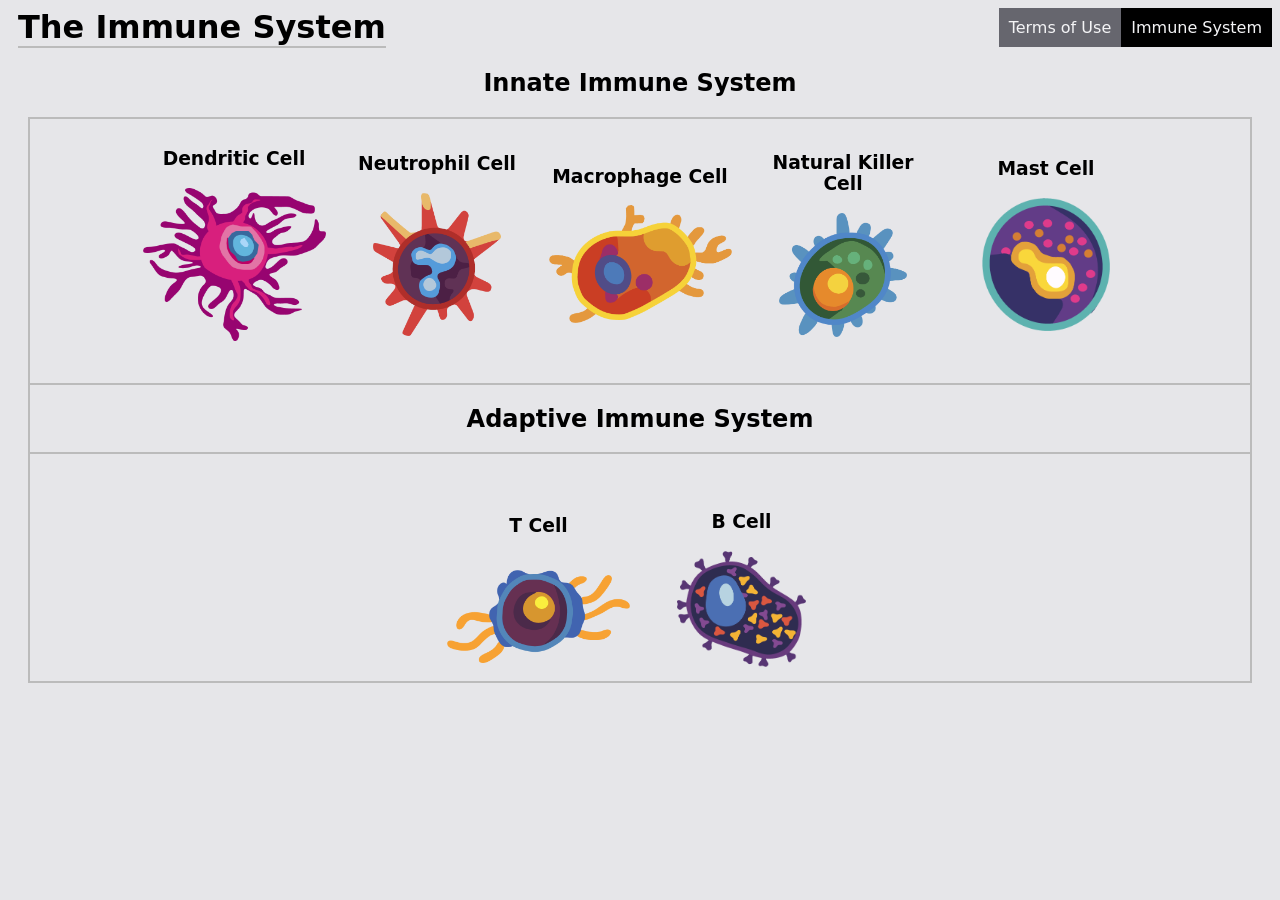
<file: site/index.html>
<!DOCTYPE html>
<html lang="en">
<head>
    
    <meta charset="UTF-8">
    <meta name="viewport" content="width=device-width, initial-scale=1.0">
    <title>The Immune System</title>
    <link rel="stylesheet" href="style.css">
    <link rel="icon" type="image/png" href="assets/neutrophil.png">

    <link rel="preload" href="assets/b.png" as="image" type="image/png"/>
    <link rel="preload" href="assets/dendritic.png" as="image" type="image/png"/>
    <link rel="preload" href="assets/macrophage.png" as="image" type="image/png"/>
    <link rel="preload" href="assets/mast.png" as="image" type="image/png"/>
    <link rel="preload" href="assets/naturalkiller.png" as="image" type="image/png"/>
    <link rel="preload" href="assets/neutrophil.png" as="image" type="image/png"/>
    <link rel="preload" href="assets/t.png" as="image" type="image/png"/>

</head>
<body>
    <div id="sidebar" class="sidebar" style="display: none">
        <h3 id="sidebar-title"></h3>
        <p id="sidebar-description"></p>
    </div>
    <h1 class="title" style="border-bottom: 2px solid #BBB">The Immune System</h1>

    <div class="topnav">
        <a class="active" href="index.html">Immune System</a> 
        <a href="terms.html">Terms of Use</a>
    </div>

    <h2 style="text-align: center; clear: both;">Innate Immune System</h2>

    <div class="immune-box">
        <div class="immune-item">
            <h3>Dendritic Cell</h3>
            <img class="hover-zoom" src="assets/dendritic.png" alt="dendritic cell vector drawing" onclick="zoom(this)">
        </div>
        <div class="immune-item">
            <h3>Neutrophil Cell</h3>
            <img class="hover-zoom" style="width: 70%" src="assets/neutrophil.png" alt="neutrophil cell vector drawing" onclick="zoom(this)"> 
        </div>
        <div class="immune-item">
            <h3>Macrophage Cell</h3>
            <img class="hover-zoom" src="assets/macrophage.png" alt="macrophage cell vector drawing" onclick="zoom(this)">
        </div>
        <div class="immune-item">
            <h3>Natural Killer Cell</h3>
            <img class="hover-zoom" style="width:70%" src="assets/naturalkiller.png" alt="natural killer cell vector drawing" onclick="zoom(this)">
        </div>
        <div class="immune-item">
            <h3>Mast Cell</h3>
            <img class="hover-zoom" style="width:70%" src="assets/mast.png" alt="mast cell vector drawing" onclick="zoom(this)">
        </div>
        <div class="section-break">
            <hr style="text-align: center; border: 1px solid #bbb;">
            <h2 style="text-align: center;">Adaptive Immune System</h2>
            <hr style="text-align: center; border: 1px solid #bbb;">
        </div>
        <div class="immune-item">
            <h3>T Cell</h3>
            <img class="hover-zoom" style="margin-top: 15px;" src="assets/t.png" alt="T cell vector drawing" onclick="zoom(this)">
        </div>
        <div class="immune-item">
            <h3>B Cell</h3>
            <img class="hover-zoom" style="width: 70%;" src="assets/b.png" alt="B cell vector drawing" onclick="zoom(this)">
        </div>
    </div>
    <!-- keep script at the bottom-->
    <script src="script.js"></script>
</body>
</html>
</file>
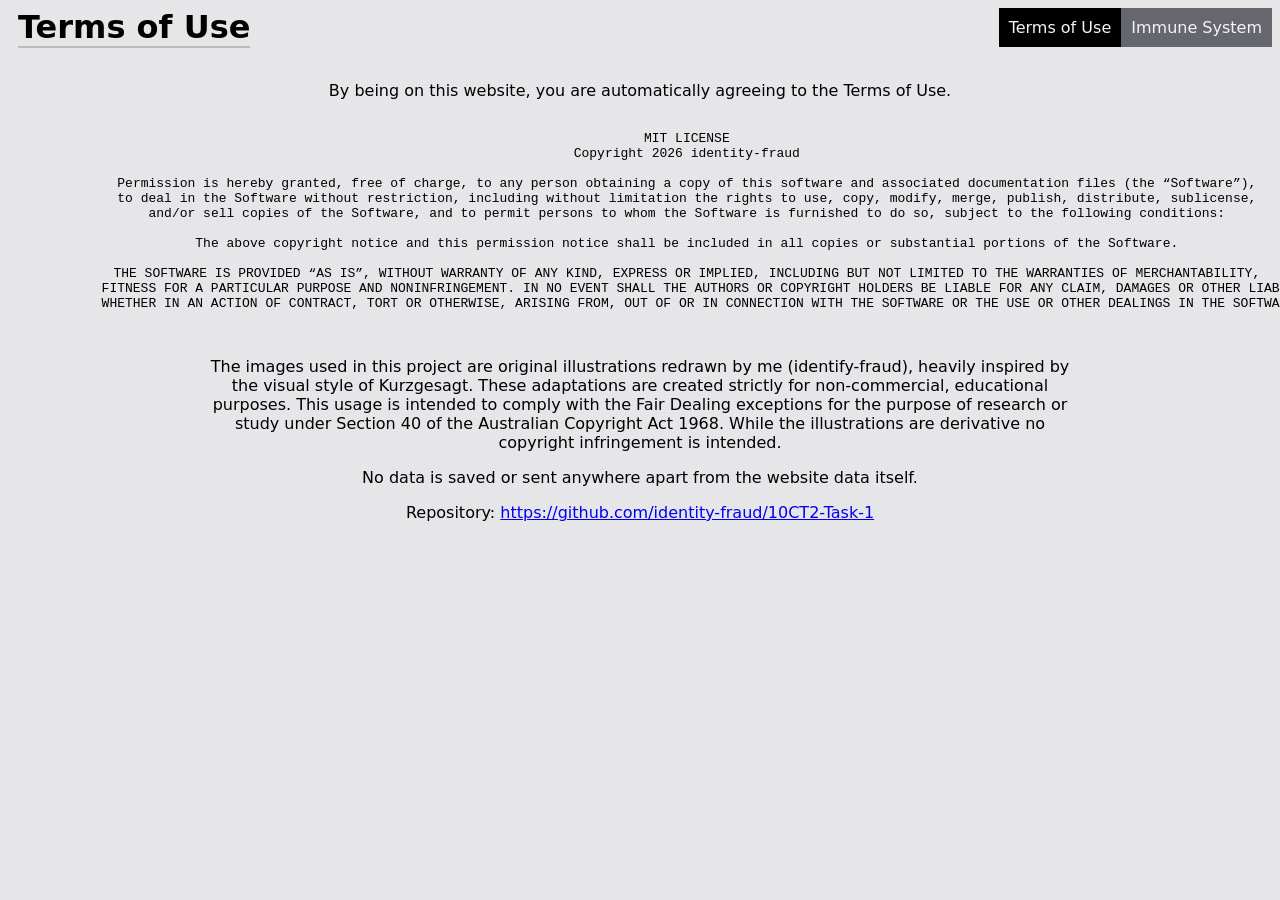
<file: site/terms.html>
<!DOCTYPE html>
<html lang="en">
<head>
    
    <meta charset="UTF-8">
    <meta name="viewport" content="width=device-width, initial-scale=1.0">
    <title>The Immune System</title>
    <link rel="stylesheet" href="style.css">
    <link rel="icon" type="image/png" href="assets/neutrophil.png">

</head>
<body>

    <div class="topnav">
        <a href="index.html">Immune System</a> 
        <a class="active" href="terms.html">Terms of Use</a>
        
    </div>
    <h1 class="title" style="border-bottom: 2px solid #BBB">Terms of Use</h1>
    <br>
    <br>
    <br>
    <p style="text-align: center">By being on this website, you are automatically agreeing to the Terms of Use.</p>
    <pre style="text-align: center;">
        <code>
            MIT LICENSE
            Copyright 2026 identity-fraud

            Permission is hereby granted, free of charge, to any person obtaining a copy of this software and associated documentation files (the “Software”),
            to deal in the Software without restriction, including without limitation the rights to use, copy, modify, merge, publish, distribute, sublicense,
            and/or sell copies of the Software, and to permit persons to whom the Software is furnished to do so, subject to the following conditions:

            The above copyright notice and this permission notice shall be included in all copies or substantial portions of the Software.

            THE SOFTWARE IS PROVIDED “AS IS”, WITHOUT WARRANTY OF ANY KIND, EXPRESS OR IMPLIED, INCLUDING BUT NOT LIMITED TO THE WARRANTIES OF MERCHANTABILITY,
            FITNESS FOR A PARTICULAR PURPOSE AND NONINFRINGEMENT. IN NO EVENT SHALL THE AUTHORS OR COPYRIGHT HOLDERS BE LIABLE FOR ANY CLAIM, DAMAGES OR OTHER LIABILITY,
            WHETHER IN AN ACTION OF CONTRACT, TORT OR OTHERWISE, ARISING FROM, OUT OF OR IN CONNECTION WITH THE SOFTWARE OR THE USE OR OTHER DEALINGS IN THE SOFTWARE.
        </code>
    </pre>
    <p style="text-align: center; clear: both; padding-left: 200px; padding-right: 200px;">The images used in this project are original illustrations redrawn by me (identify-fraud), heavily inspired by the visual style of Kurzgesagt. These adaptations are created strictly for non-commercial, educational purposes. This usage is intended to comply with the Fair Dealing exceptions for the purpose of research or study under Section 40 of the Australian Copyright Act 1968. While the illustrations are derivative no copyright infringement is intended.</p>
    <p style="text-align: center; clear: both;">No data is saved or sent anywhere apart from the website data itself.</a></p>
    <p style="text-align: center; clear: both;">Repository: <a href="https://github.com/identity-fraud/10CT2-Task-1">https://github.com/identity-fraud/10CT2-Task-1</a></p>
</body>
</html>
</file>
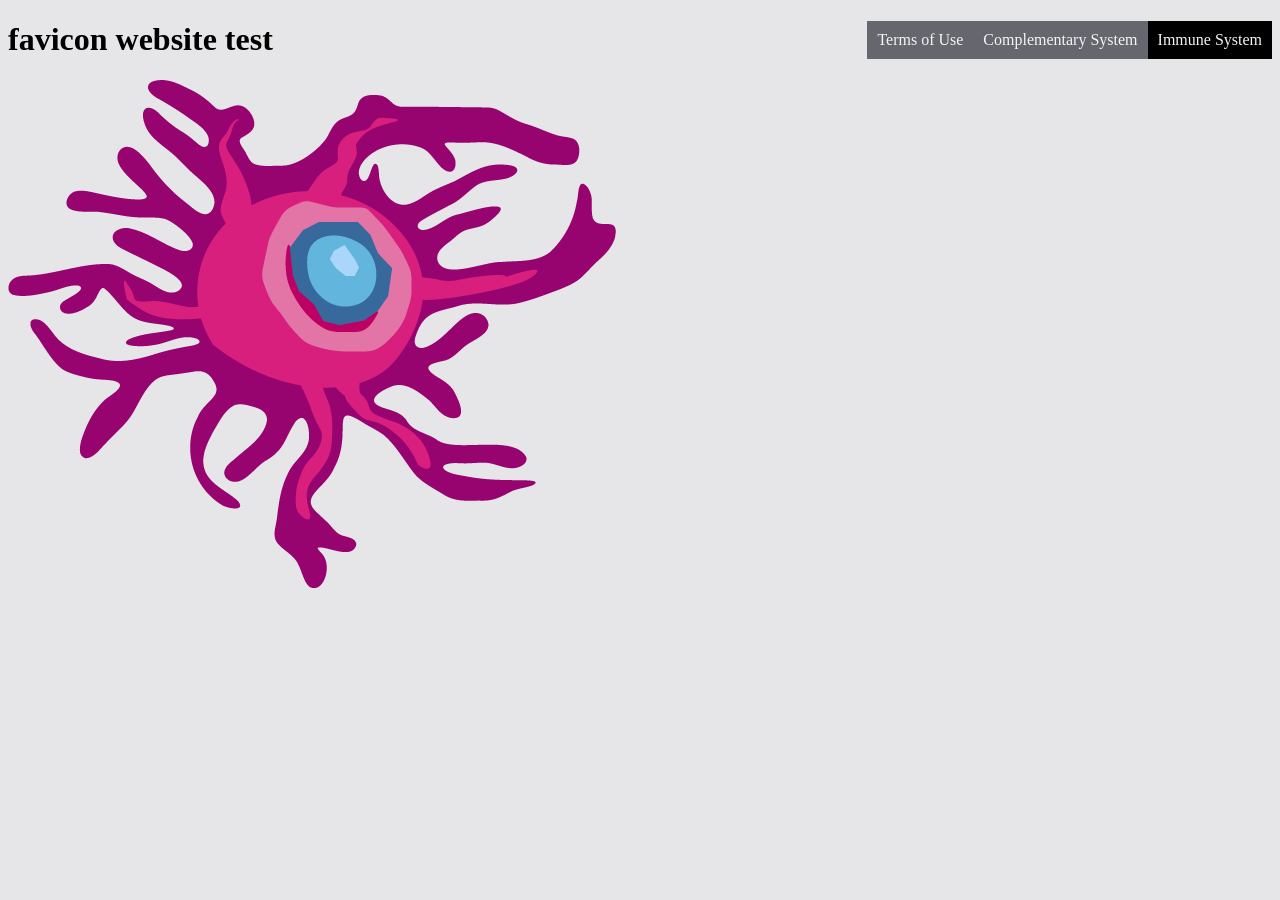
<file: prototypes/prototypes-1/prototype-1.html>
<!DOCTYPE html>
<html lang="en">
<head>
    
    <meta charset="UTF-8">
    <meta name="viewport" content="width=device-width, initial-scale=1.0">
    <title>title test</title>
    <link rel="stylesheet" href="prototype-1-styles.css">
    <link rel="icon" type="image/png" href="./sites/assets/neutrophil.png">
</head>
<body>
    <div class="topnav">
        <a class="active" href="index.html">Immune System</a> 
        <a href="complementary.html">Complementary System</a>
        <a href="terms.html">Terms of Use</a>
    </div>
    <div class="cellinfo" id="dendritic">
        <h2>Dendritic Cell</h2>
        <p>A dendritic cell (DC) is an antigen-presenting cell (also known as an accessory cell) of the mammalian immune system</p>
    </div>
    <!--add topnavs for complementary system and dropdown for different background or scenarios for the cells-->
    <h1>favicon website test</h1>
    <img src="\site\assets\dendritic.png" alt="dentritic cell png" onclick="dentritic()">
    <!-- keep script at the bottom-->
    <script src="prototype-1-script.js"></script>
</body>
</html>
</file>
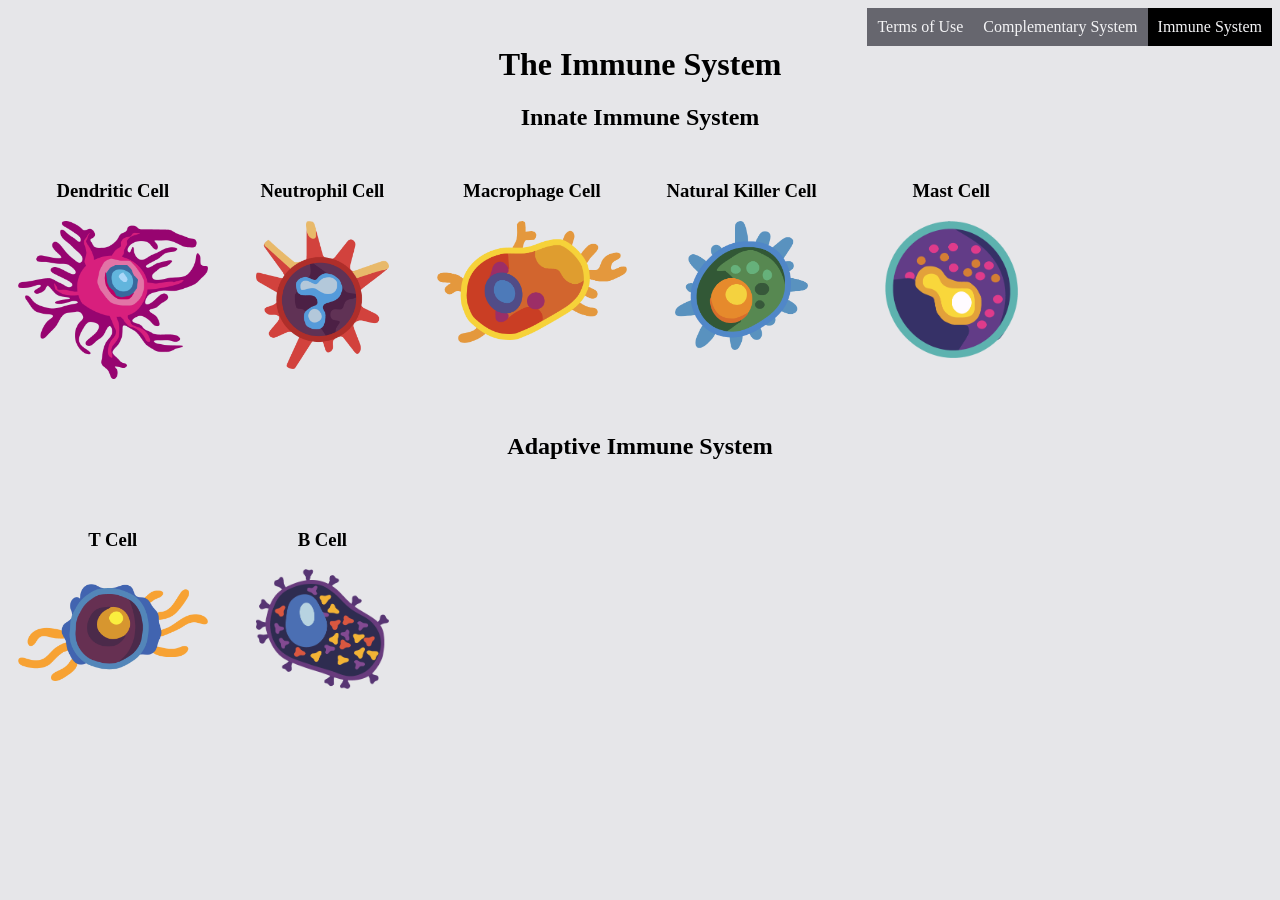
<file: prototypes/prototypes-2/prototype-2.html>
<!DOCTYPE html>
<html lang="en">
<head>
    
    <meta charset="UTF-8">
    <meta name="viewport" content="width=device-width, initial-scale=1.0">
    <title>The Immune System</title>
    <link rel="stylesheet" href="prototype-2-styles.css">
    <link rel="icon" type="image/png" href="/sites/assets/neutrophil.png">

</head>
<body>

    <div class="topnav">
        <a class="active" href="index.html">Immune System</a> 
        <a href="complementary.html">Complementary System</a>
        <a href="terms.html">Terms of Use</a>
    </div>

    <h1 style="text-align: center; clear: both;">The Immune System</h2>
    <h2 style="text-align: center">Innate Immune System</h2>

    <div class="immune-box">
        <div class="immune-item">
            <h3>Dendritic Cell</h3>
            <img src="/site/assets/dendritic.png" alt="dendritic cell vector drawing" onclick="dentritic()">
        </div>
        <div class="immune-item">
            <h3>Neutrophil Cell</h3>
            <img style="width: 70%" src="/site/assets/neutrophil.png" alt="neutrophil cell vector drawing"> <!-- todo: make universal scripts and seperate by adaptive and normal immune system-->
        </div>
        <div class="immune-item">
            <h3>Macrophage Cell</h3>
            <img src="/site/assets/macrophage.png" alt="macrophil cell vector drawing">
        </div>
        <div class="immune-item">
            <h3>Natural Killer Cell</h3>
            <img style="width:70%" src="/site/assets/naturalkiller.png" alt="Natural killer cell vector drawing">
        </div>
        <div class="immune-item">
            <h3>Mast Cell</h3>
            <img style="width:70%" src="/site/assets/mast.png" alt="Mast cell vector drawing">
        </div>
        <div class="section-break">
            <h2 style="all: revert; text-align: center; display: block;">Adaptive Immune System</h2>
        </div>
        <div class="immune-item">
            <h3>T Cell</h3>
            <img style="margin-top: 15px" src="/site/assets/t.png" alt="T cell vector drawing">
        </div>
        <div class="immune-item">
            <h3>B Cell</h3>
            <img style="width:70%" src="/site/assets/b.png" alt="B cell vector drawing">
        </div>
    </div>
    <!-- keep script at the bottom-->
    <script src="prototype-2-script.js"></script>
</body>
</html>
</file>
<file: site/style.css>
body {
    background-color: #E6E6E9;
        font-family: system-ui, -apple-system, BlinkMacSystemFont, 'Segoe UI', Roboto, Oxygen, Ubuntu, Cantarell, 'Open Sans', 'Helvetica Neue', sans-serif;
}

img {
    user-select: none;  
}

.title {
    float: left;
    margin-left: 10px;
    margin-top: 0px;
}

.topnav a {
    position: relative;
    background-color: #66666E;
    color: #F4F4F6;
    padding: 10px;
    float: right;
    text-decoration: none;
    z-index: 1000
}

.topnav a.active {
    background-color: #000;
}

.immune-box {
    display: flex;
    flex-wrap: wrap;
    justify-content: center;
    align-items: center;
    border-style: solid;
    border-width: 2px;
    border-color: #bbb;
    margin-left: 20px;
    margin-right: 20px;
}

.immune-item {
    text-align: center;
    width: 15%;
    margin: 10px;
}

.immune-item img {
    max-width: 100%;
    height: auto;
    z-index: 1;
}

.hover-zoom {
    position: relative;
    transform: translate(0, 0) scale(1);
    transition: transform 0.3s ease, box-shadow 0.3s ease;
    cursor: pointer;
}

.hover-zoom:hover {
    transform: scale(1.08);
}

.immune-item:has(.is-fullscreen) {
    z-index: 998;
}

.hover-zoom.is-fullscreen {
    z-index: 999;   
    margin: 0;
}

.section-break {
    flex-basis: 100%;
    width: 100%;
    margin: 20px 0; 
}

.immune-item {
    transition: filter 0.7s ease, opacity 0.7s ease;
}

.is-fullscreen {
    backdrop-filter: blur(5px);
    border-style: solid;
    border-width: 1px;
    border-color: #bbb;
}

.sidebar {
    position: absolute;
    top: 50px;
    right: 20px;
    padding: 10px;
    margin: 0px;
    font-size: 24px;
    max-width: 40%; 
    border-style: solid;
    border-width: 2px;
    border-color: #bbb;
    background-color: #F4F4F6;
    z-index: 1001;
    backdrop-filter: blur(5px);
}

.sidebar h3 {
    margin: 0;
}

.sidebar p {
    margin: 10px 0 0 0;
}

/* Color palette: 
    Black: #000000
    Dim Grey: #66666E
    Rosy Granite: #9999A1
    Alabaster Grey: #E6E6E9
    Platinum: #F4F4F6
*/
</file>
<file: prototypes/prototypes-1/prototype-1-styles.css>
body {
    background-color: #E6E6E9;
}

.topnav a {
    background-color: #66666E;
    color: #F4F4F6;
    padding: 10px;
    float: right;
    text-decoration: none;
}

.topnav a.active {
    background-color: #000;
}

.cellinfo {
    display: none;
    float: right;
    margin-top: 100px;
    border-style: solid;
    overflow: auto;
}

/* Color palette: 
    Black: #000000
    Dim Grey: #66666E
    Rosy Granite: #9999A1
    Alabaster Grey: #E6E6E9
    Platinum: #F4F4F6
*/
</file>
<file: prototypes/prototypes-2/prototype-2-styles.css>
body {
    background-color: #E6E6E9;
}

.topnav a {
    background-color: #66666E;
    color: #F4F4F6;
    padding: 10px;
    float: right;
    text-decoration: none;
}

.topnav a.active {
    background-color: #000;
}

.immune-box {
    display: flex;
    justify-content: flex-start;
    flex-wrap: wrap;
    text-align: center;
}

.immune-item {
    text-align: center;
    width: 15%;
    margin: 10px;
}

.immune-item img {
    max-width: 100%;
    height: auto;
}

.cellinfo {
    display: none; /* Changed from none to see it */
    position: absolute;
    padding: 10px;
    right: 10px;
    top: 100px;
    width: auto; 
    border-style: solid;
    border-width: 3px;
}

.section-break {
    flex-basis: 100%;
    width: 100%;
    margin: 20px 0; 
}

/* Color palette: 
    Black: #000000
    Dim Grey: #66666E
    Rosy Granite: #9999A1
    Alabaster Grey: #E6E6E9
    Platinum: #F4F4F6
*/
</file>
